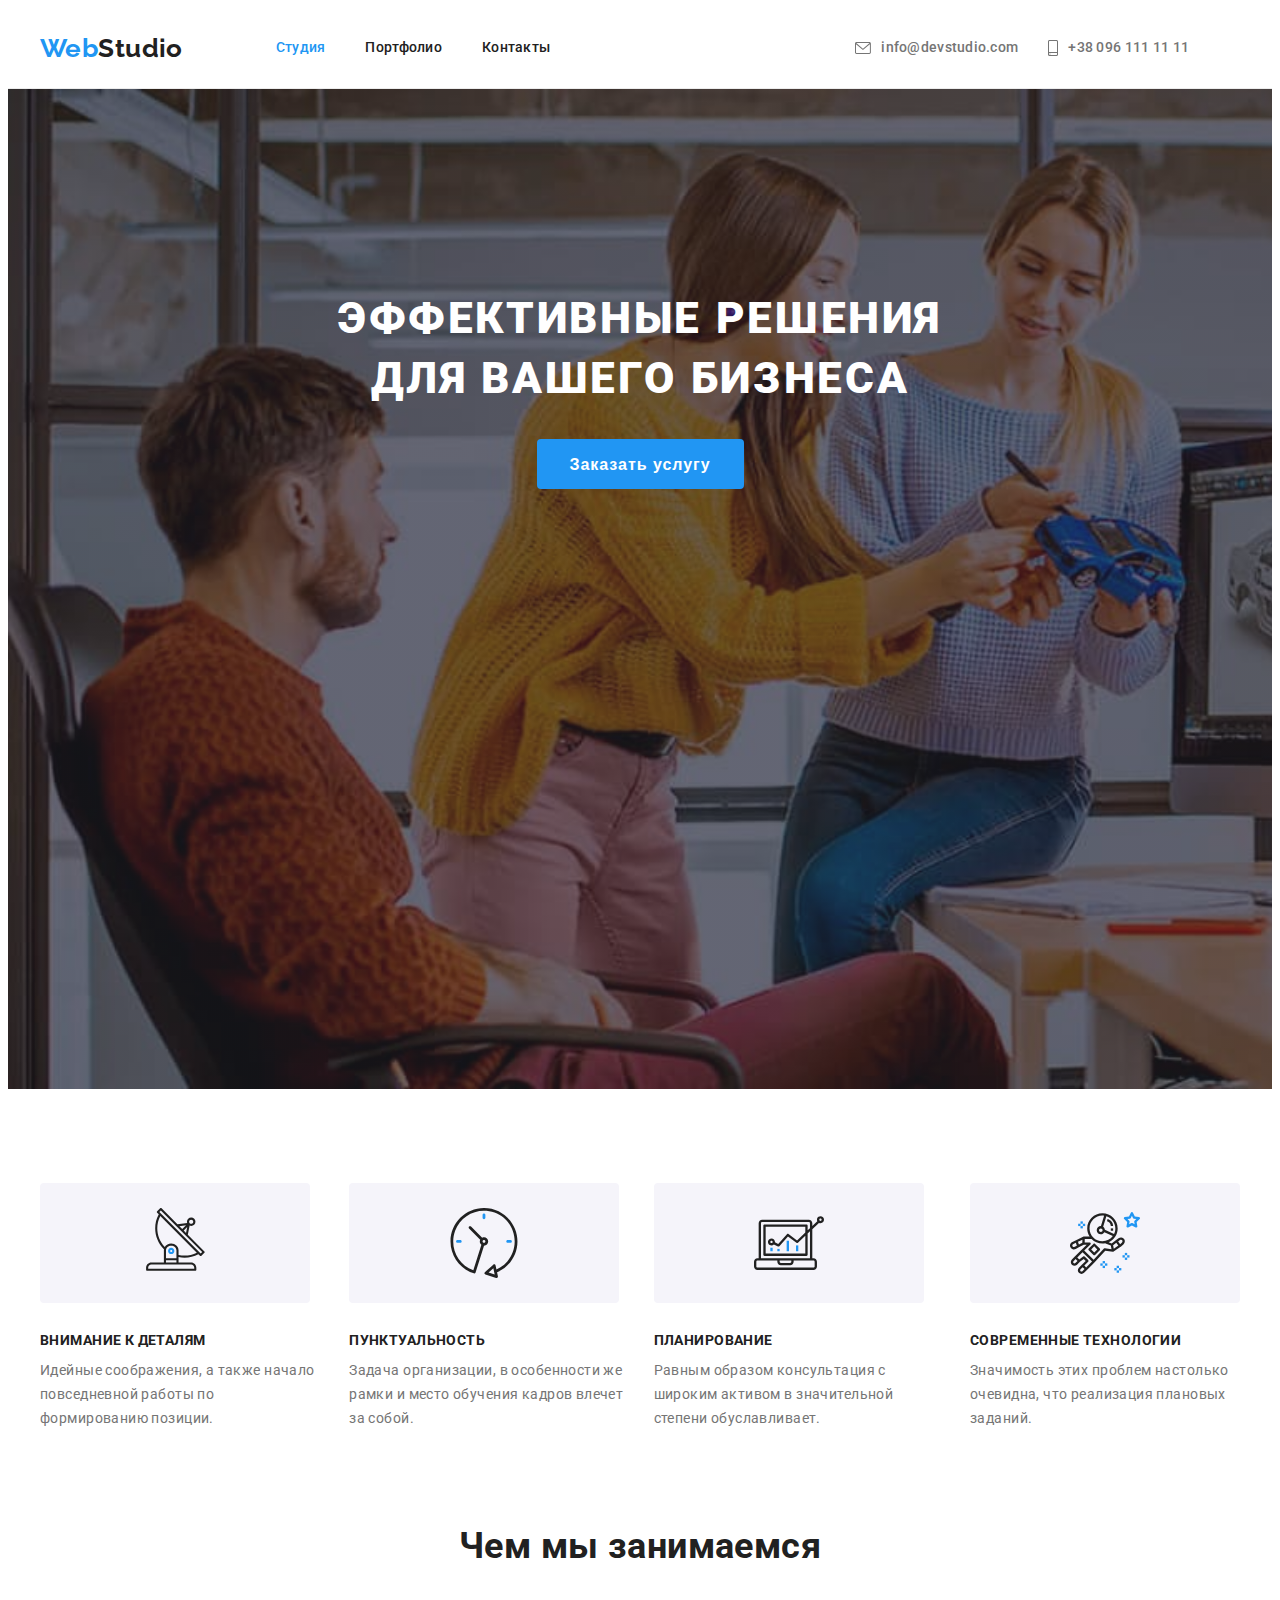
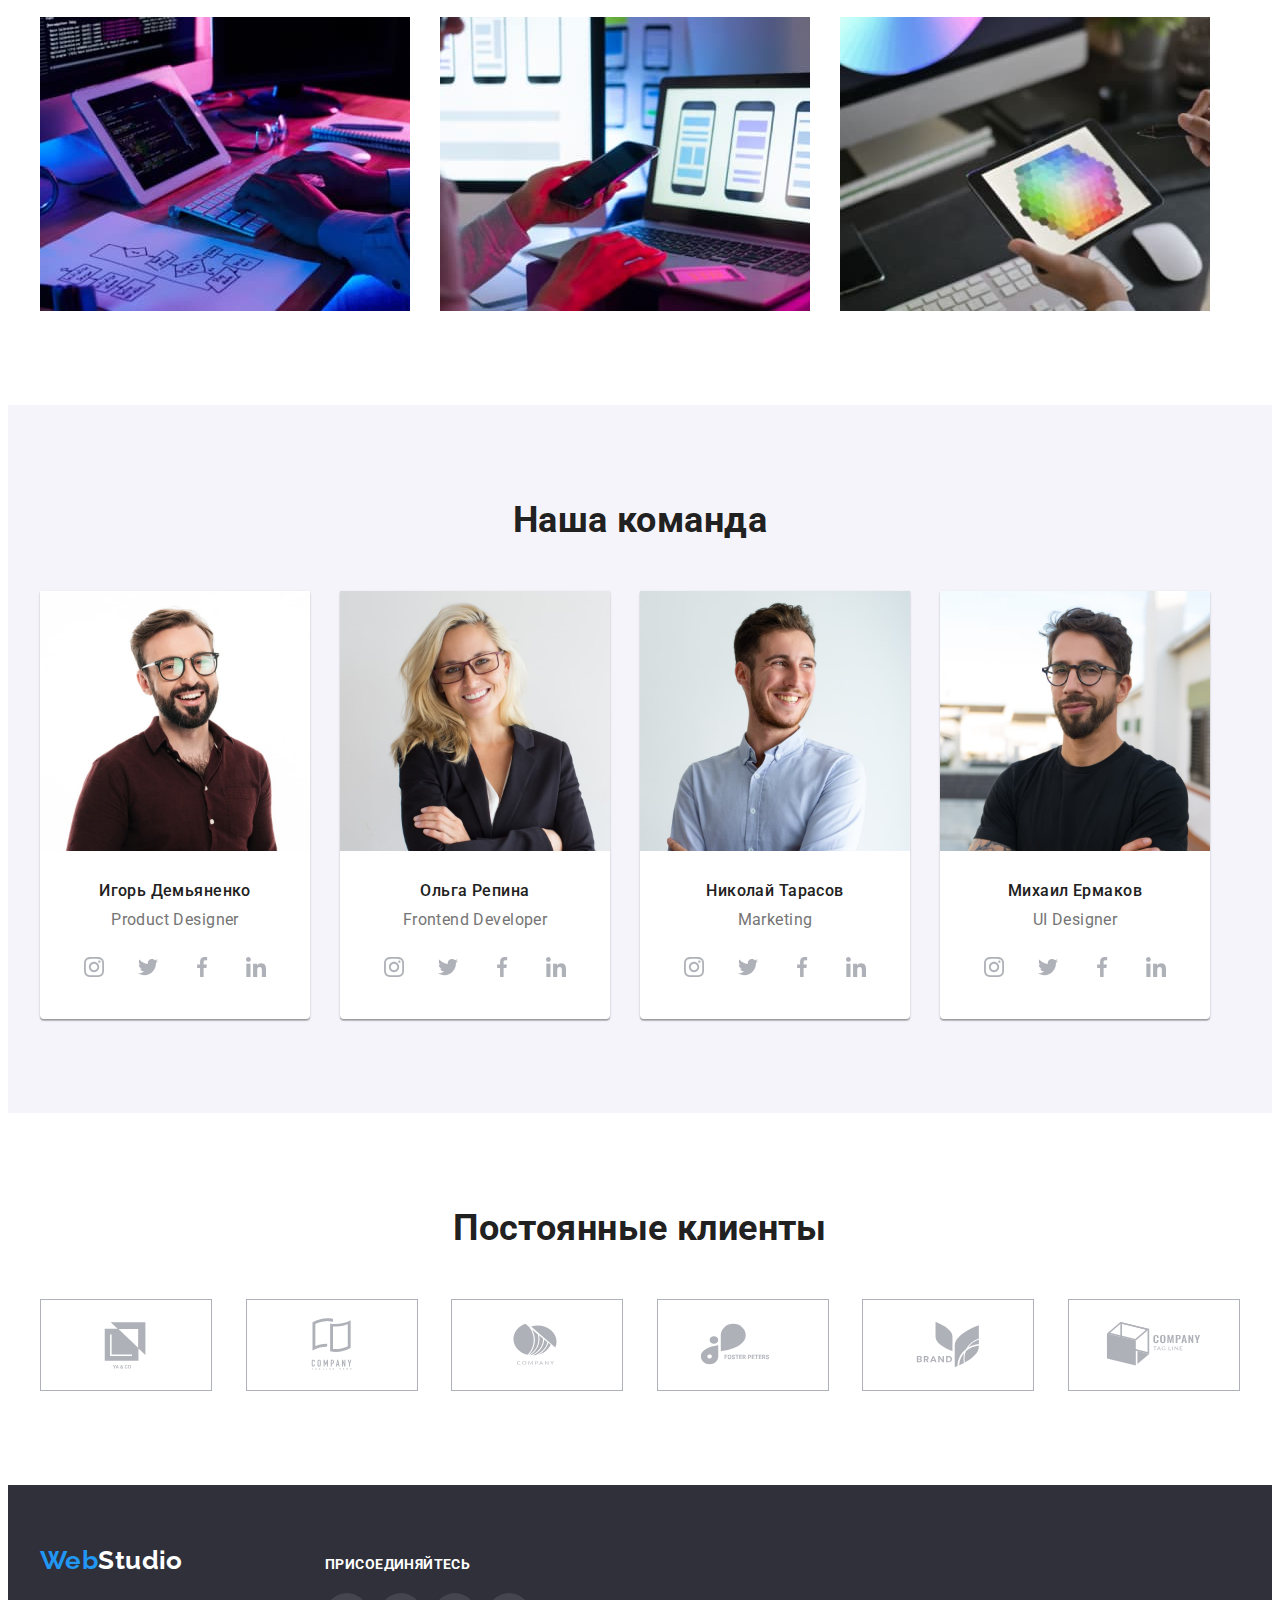
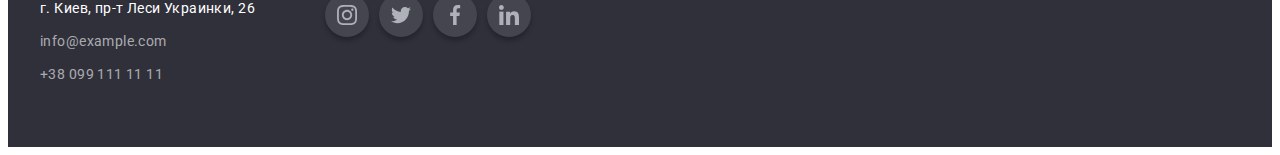
<file: index.html>
<!DOCTYPE html>
<html lang="ru">

<head>
    <meta charset="UTF-8">
    <meta http-equiv="X-UA-Compatible" content="IE=edge">
    <meta name="viewport" content="width=device-width, initial-scale=1.0">
    <title>Студия</title>
    <link rel="preconnect" href="https://fonts.gstatic.com">
    <link
        href="https://fonts.googleapis.com/css2?family=Raleway:wght@700&family=Roboto:wght@400;500;700;900&display=swap"
        rel="stylesheet">
    <link rel="stylesheet" href="https://cdnjs.cloudflare.com/ajax/libs/modern-normalize/1.0.0/modern-normalize.min.css" integrity="sha512-ISS7cAi1PEhQ8jnbJpJZMd29NlhNj4AWYyLOSp2CE/CsHxTCu+r+t0D2yoJudVrd0/8fTVPUVDzY5Tvli75u/g==" crossorigin="anonymous" />
    <link rel="stylesheet" href="./css/styles.css">
</head>

<body>
    <!--Заголовок-->
    <!--Верхняя линия-->
    <header class="header">
        <div class="container header-container">
        <nav class="navigation">
            <a class="logo-link link" href="./index.html">
                <span class="logo-first-link">Web</span>Studio 
            </a>

            <ul class="menu-list list" >
                <li class="menu-item">
                    <a class="menu-link current" href="index.html">Студия</a>
                </li>
                <li class="menu-item">
                    <a class="menu-link" href="portfolio.html">Портфолио</a>
                </li>
                <li class="menu-item">
                    <a class="menu-link" href="">Контакты</a>
                </li>
            </ul>
        </nav>
        
        
        <ul class="contact-list list">
            <li class="contact-item">
                <a class="link" href="mailto:info@devstudio.com">
                    <svg class="content-link-icon-m">
                        <use href="./images/sprite.svg#icon-envelope"></use>
                </svg>info@devstudio.com</a>
            </li>
            <li class="contact-item">
                <a class="link" href="tel:+380961111111">
                    <svg class="content-link-icon-t">
                    <use href="./images/sprite.svg#icon-smartphone"></use>
                </svg>+38 096 111 11 11</a>
            </li>
        </ul>
        </div>
    </header>
    <!--Навигация сайта-->
    <main>
        <!--Герой-->
        <section class="hero">
            <div class="container">
            <h1 class="main-title">Эффективные решения для вашего бизнеса</h1>
            <button class="modal-btn" type="button">Заказать услугу</button>
            </div>
        </section>
        

        <!--Особенности-->
        
        <section class="about">
            <div class="container">
            <h2 class="visually-hidden">Особенности</h2>
            <ul class="about-list list">
                <li class="about-item">
                    <div class="about-container">
                        <svg class="about-link-icon">
                            <use href="./images/sprite.svg#icon-antenna"></use>
                        </svg>
                    </div>
                    <h3 class="about-title">Внимание к деталям</h3>
                    <p class="about-description">
                        Идейные соображения, а также начало повседневной работы по формированию позиции.
                    </p>
                </li>
                <li class="about-item">
                <div class="about-container"> 
                        <svg class="about-link-icon">
                            <use href="./images/sprite.svg#icon-clock"></use>
                        </svg>
                    </div>
                    <h3 class="about-title">Пунктуальность</h3>
                    <p class="about-description">
                        Задача организации, в особенности же рамки и место обучения кадров влечет за собой.
                    </p>
                </li>
                <li class="about-item">
                    <div class="about-container">
                        <svg class="about-link-icon">
                            <use href="./images/sprite.svg#icon-diagram"></use>
                        </svg>
                    </div>
                    <h3 class="about-title">Планирование</h3>
                    <p class="about-description">
                        Равным образом консультация с широким активом в значительной степени обуславливает.
                    </p>
                </li>
                <li class="about-item">
                    <div class="about-container">
                        <svg class="about-link-icon">
                            <use href="./images/sprite.svg#icon-astronaut"></use>
                        </svg>
                    </div>
                    <h3 class="about-title">Современные технологии</h3>
                    <p class="about-description">
                        Значимость этих проблем настолько очевидна, что реализация плановых заданий.
                    </p>
                </li>
            </ul>
            </div>
        </section>
       
        <!--Деятельность-->
        <section class="work">
            <div class="container">
            <h2 class="work-title">Чем мы занимаемся</h2>
            <ul class="work-list list">
                <li class="item"><img class="item-img" src="./images/action1.jpg" alt="руки человека пишут код на квавиатури" width="370"
                        height="294"></li>
                <li class="item"><img class="item-img" src="./images/action2.jpg" alt="рука женщины держит телефон" width="370" height="294"></li>
                <li class="item"><img class="item-img" src="./images/action3.jpg" alt="женщина держит планшет и выбирает цвет на планшете" width="370"
                        height="294"></li>
            </ul>
        </div>
        </section>
        <!--Команда-->
        <section class="team">
            <div class="container">
            <h2 class="team-title">Наша команда</h2>
            <ul class="team-list list">
                <li class="team-item">
                    <img class="team-item-img" src="./images/employee1.jpg" alt="Фото Игорь Демьяненко" width="270" height="260">
                    <div class="team-card">
                    <h3 class="title">Игорь Демьяненко</h3>
                    <p class="team-text" lang="en">Product Designer</p>
                    <ul class="social-list list">
                        <li class="social-list-item">
                            <a href="" class="social-list-link">
                                <svg class="social-link-icon">
                                    <use href="./images/sprite.svg#icon-instagram"></use>
                                </svg>
                            </a>
                        </li>
                        <li class="social-list-item">
                            <a href="" class="social-list-link">
                                <svg class="social-link-icon">
                                    <use href="./images/sprite.svg#icon-twitter"></use>
                                </svg>
                            </a>
                        </li>
                        <li class="social-list-item">
                            <a href="" class="social-list-link">
                                <svg class="social-link-icon">
                                    <use href="./images/sprite.svg#icon-facebook"></use>
                                </svg>
                            </a>
                        </li>
                        <li class="social-list-item">
                            <a href="" class="social-list-link">
                                <svg class="social-link-icon">
                                    <use href="./images/sprite.svg#icon-linkedin"></use>
                                </svg>
                            </a>
                        </li>
                    </ul>
                    </div>
                </li>
                <li class="team-item">
                    <img class="team-item-img" src="./images/employee2.jpg" alt="Фото Ольга Репина" width="270" height="260">
                    <div class="team-card">
                    <h3 class="title">Ольга Репина</h3>
                    <p class="team-text" lang="en">Frontend Developer</p>
                    <ul class="social-list list">
                        <li class="social-list-item">
                            <a href="" class="social-list-link">
                                <svg class="social-link-icon">
                                    <use href="./images/sprite.svg#icon-instagram"></use>
                                </svg>
                            </a>
                        </li>
                        <li class="social-list-item">
                            <a href="" class="social-list-link">
                                <svg class="social-link-icon">
                                    <use href="./images/sprite.svg#icon-twitter"></use>
                                </svg>
                            </a>
                        </li>
                        <li class="social-list-item">
                            <a href="" class="social-list-link">
                                <svg class="social-link-icon">
                                    <use href="./images/sprite.svg#icon-facebook"></use>
                                </svg>
                            </a>
                        </li>
                        <li class="social-list-item">
                            <a href="" class="social-list-link">
                                <svg class="social-link-icon">
                                    <use href="./images/sprite.svg#icon-linkedin"></use>
                                </svg>
                            </a>
                        </li>
                    </ul>
                    </div>
                </li>
                <li class="team-item">
                    <img class="team-item-img" src="./images/employee3.jpg" alt="Фото Николай Тарасов" width="270" height="260">
                    <div class="team-card">
                    <h3 class="title">Николай Тарасов</h3>
                    <p  class="team-text" lang="en"> Marketing</p>
                    <ul class="social-list list">
                        <li class="social-list-item">
                            <a href="" class="social-list-link">
                                <svg class="social-link-icon">
                                    <use href="./images/sprite.svg#icon-instagram"></use>
                                </svg>
                            </a>
                        </li>
                        <li class="social-list-item">
                            <a href="" class="social-list-link">
                                <svg class="social-link-icon">
                                    <use href="./images/sprite.svg#icon-twitter"></use>
                                </svg>
                            </a>
                        </li>
                        <li class="social-list-item">
                            <a href="" class="social-list-link">
                                <svg class="social-link-icon">
                                    <use href="./images/sprite.svg#icon-facebook"></use>
                                </svg>
                            </a>
                        </li>
                        <li class="social-list-item">
                            <a href="" class="social-list-link">
                                <svg class="social-link-icon">
                                    <use href="./images/sprite.svg#icon-linkedin"></use>
                                </svg>
                            </a>
                        </li>
                    </ul>
                    </div>
                </li>
                <li class="team-item">
                    <img class="team-item-img" src="./images/employee4.jpg" alt="Фото Михаил Ермаков" width="270" height="260">
                    <div class="team-card">
                    <h3 class="title">Михаил Ермаков</h3>
                    <p class="team-text" lang="en"> UI Designer</p>
                    <ul class="social-list list">
                        <li class="social-list-item">
                            <a href="" class="social-list-link">
                                <svg class="social-link-icon">
                                    <use href="./images/sprite.svg#icon-instagram"></use>
                                </svg>
                            </a>
                        </li>
                        <li class="social-list-item">
                            <a href="" class="social-list-link">
                                <svg class="social-link-icon">
                                    <use href="./images/sprite.svg#icon-twitter"></use>
                                </svg>
                            </a>
                        </li>
                        <li class="social-list-item">
                            <a href="" class="social-list-link">
                                <svg class="social-link-icon">
                                    <use href="./images/sprite.svg#icon-facebook"></use>
                                </svg>
                            </a>
                        </li>
                        <li class="social-list-item">
                            <a href="" class="social-list-link">
                                <svg class="social-link-icon">
                                    <use href="./images/sprite.svg#icon-linkedin"></use>
                                </svg>
                            </a>
                        </li>
                    </ul>
                    </div>
                </li>
            </ul>
            </div>
        </section>
        <!--Клиенты-->
        <section class="clients">
            <div class="container">
                <h2 class="clients-title">Постоянные клиенты</h2>
                    <ul class="clients-list list">
                        <li class="clients-list-item">
                            <a href="" class="clients-list-link">
                                <svg class="clients-link-icon">
                                    <use href="./images/sprite.svg#icon-client1"></use>
                                </svg>
                            </a>
                        </li>
                        <li class="clients-list-item">
                            <a href="" class="clients-list-link">
                                <svg class="clients-link-icon">
                                    <use href="./images/sprite.svg#icon-client2"></use>
                                </svg>
                            </a>
                        </li>
                        <li class="clients-list-item">
                            <a href="" class="clients-list-link">
                                <svg class="clients-link-icon">
                                    <use href="./images/sprite.svg#icon-client3"></use>
                                </svg>
                            </a>
                        </li>
                        <li class="clients-list-item">
                            <a href="" class="clients-list-link">
                                <svg class="clients-link-icon">
                                    <use  href="./images/sprite.svg#icon-client4"></use>
                                </svg>
                            </a>
                        </li>
                        <li class="clients-list-item">
                            <a href="" class="clients-list-link">
                                <svg class="clients-link-icon">
                                    <use  href="./images/sprite.svg#icon-client5"></use>
                                </svg>
                            </a>
                        </li>
                        <li class="clients-list-item">
                            <a href="" class="clients-list-link">
                                <svg class="clients-link-icon">
                                    <use  href="./images/sprite.svg#icon-client6"></use>
                                </svg>
                            </a>
                        </li>
                    </ul>
            </div>
        </section>
    </main>

    <!--Подвал-->
    <footer class="footer">
    <div class="footer-container container">
        <div class="footer-container-adress">

        <a class="logo-link link" href="./index.html">
            <span class="logo-first-link">Web</span><span class="logo-secondary-link">Studio</span>
        </a>

        <address class="address">
                <p class="address-text">
                    <a class="map-link" href="https://goo.gl/maps/mj9vzz49X9CkKf8P8" target="_blank" rel="noopener noreferrer">г.
                        Киев, пр-т Леси Украинки, 26</a>
                </p>
                <ul class="list">
                    <li class="address-item">
                        <a class="mail-link link" href="mailto:info@example.com">info@example.com</a>
                    </li>
                    <li class="address-item">
                        <a class="tel-link link" href="tel:+380991111111">+38 099 111 11 11</a>
                    </li>
                </ul>
        </address>
    </div>
    <!--Присоединяйтесь-->
    <div class="join">
        <p class="join-text">присоединяйтесь</p>
            <ul class="join-list list">
                <li class="join-item">
                <a href="" class="join-link">
                    <svg class="join-link-icon">
                        <use href="./images/sprite.svg#icon-instagram"></use>
                    </svg>
                </a>
                </li>
                <li class="join-item">
                    <a href="" class="join-link">
                        <svg class="join-link-icon">
                            <use href="./images/sprite.svg#icon-twitter"></use>
                        </svg>
                    </a>
                </li>
                <li class="join-item">
                    <a href="" class="join-link">
                        <svg class="join-link-icon">
                            <use href="./images/sprite.svg#icon-facebook"></use>
                        </svg>
                    </a>
                </li>
                <li class="join-item">
                    <a href="" class="join-link">
                        <svg class="join-link-icon">
                            <use href="./images/sprite.svg#icon-linkedin"></use>
                        </svg>
                    </a>
                </li>
            </ul>
        
    </div>
    </div>
    </footer>

</body>

</html>
</file>
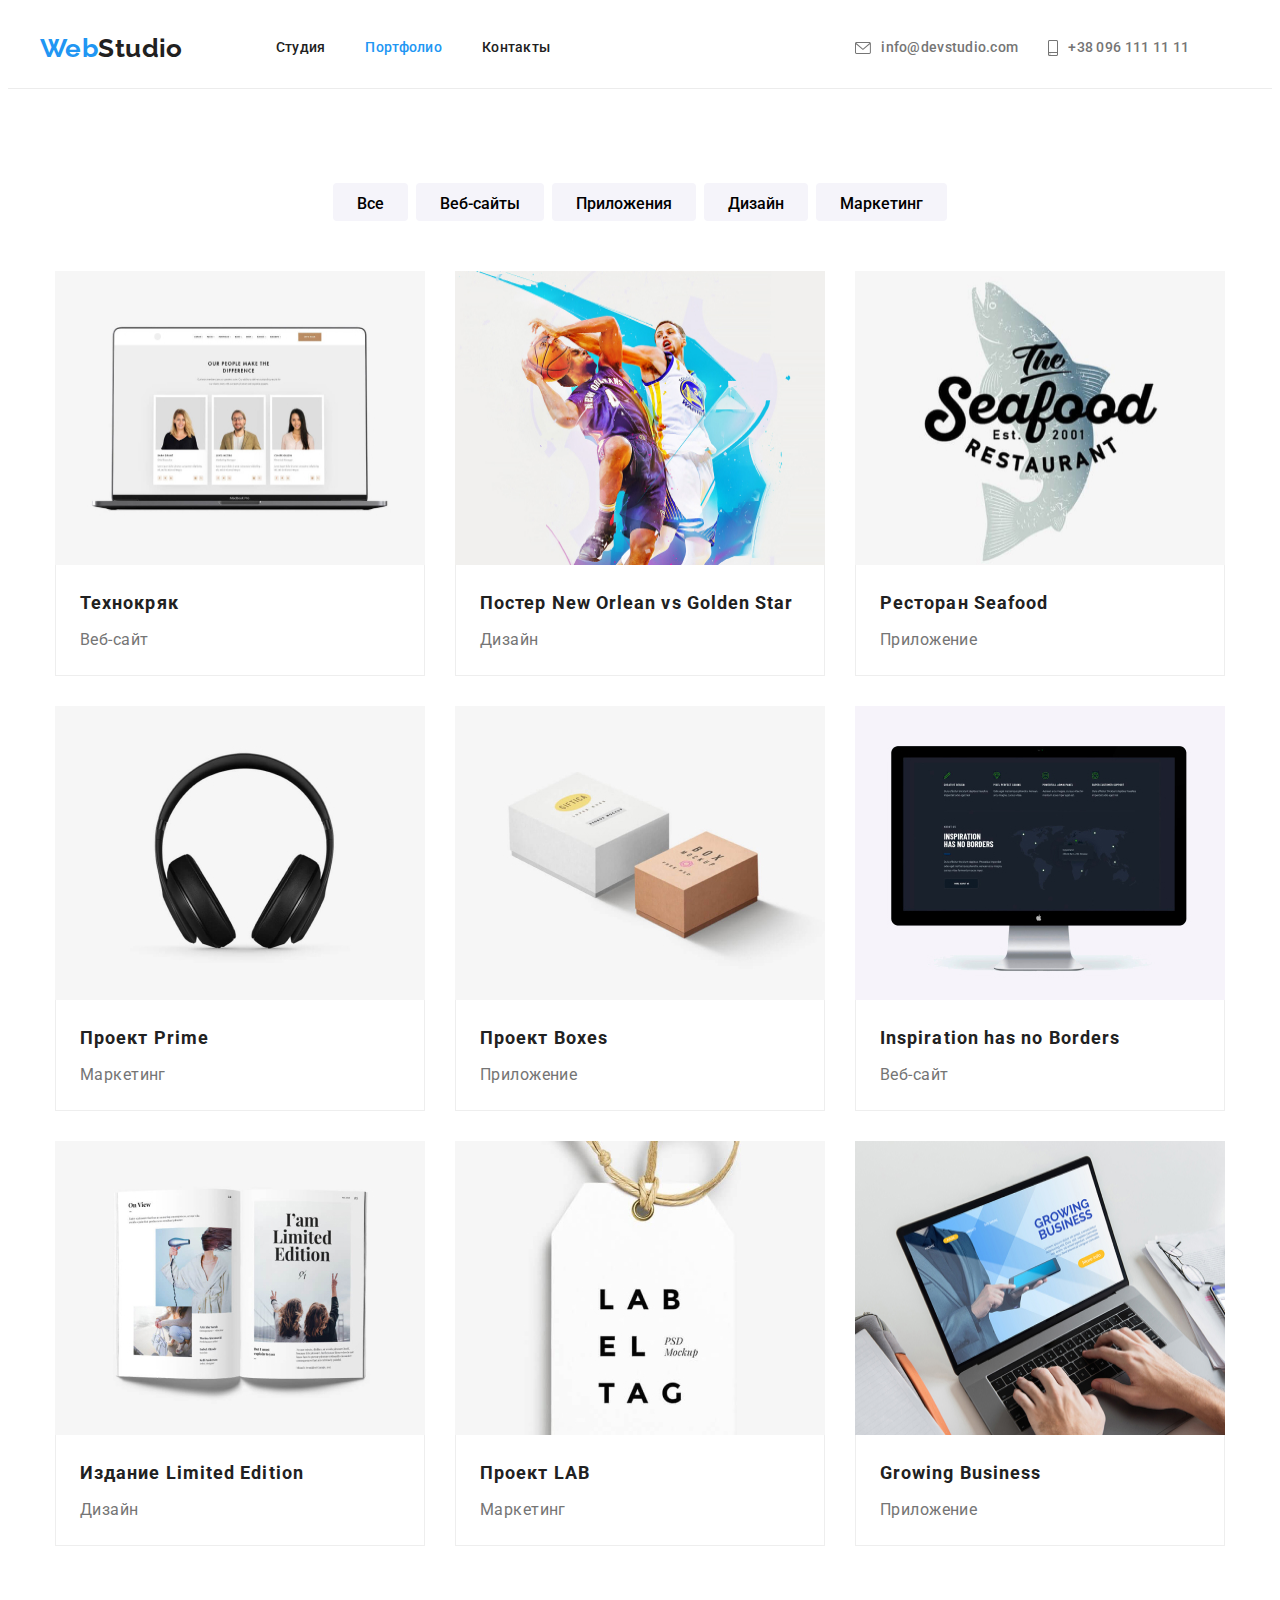
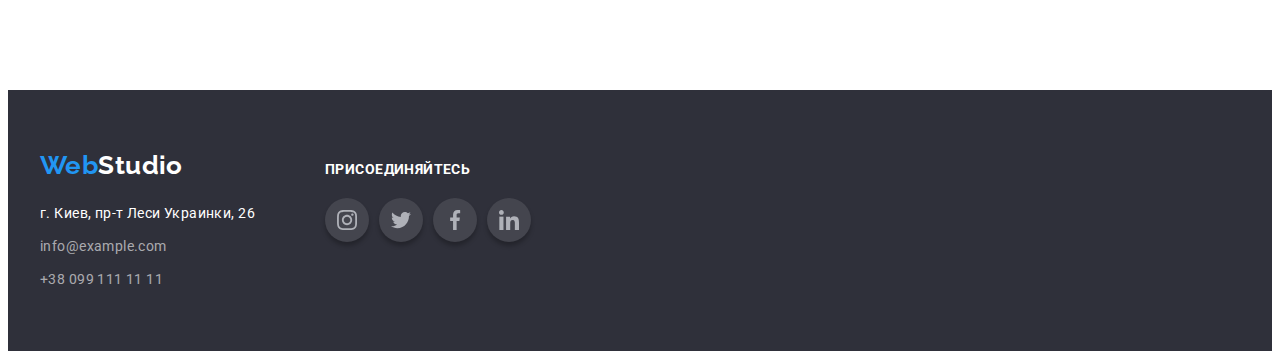
<file: portfolio.html>
<!DOCTYPE html>
<html lang="ru">
<head>
    <meta charset="UTF-8">
    <meta http-equiv="X-UA-Compatible" content="IE=edge">
    <meta name="viewport" content="width=device-width, initial-scale=1.0">
    <title>Портфолио</title>
    <link rel="preconnect" href="https://fonts.gstatic.com">
    <link href="https://fonts.googleapis.com/css2?family=Raleway:wght@700&family=Roboto:wght@400;500;700;900&display=swap"
        rel="stylesheet">
    <link rel="stylesheet" href="https://cdnjs.cloudflare.com/ajax/libs/modern-normalize/1.0.0/modern-normalize.min.css"
        integrity="sha512-ISS7cAi1PEhQ8jnbJpJZMd29NlhNj4AWYyLOSp2CE/CsHxTCu+r+t0D2yoJudVrd0/8fTVPUVDzY5Tvli75u/g=="
        crossorigin="anonymous" />
    <link rel="stylesheet" href="./css/styles.css">
</head>
<body>
    <!--Заголовок-->
    <!--Верхняя линия-->
    <header class="header">
        <div class="container header-container">
            <nav class="navigation">
                <a class="logo-link link" href="./index.html">
                    <span class="logo-first-link">Web</span>Studio
                </a>
    
                <ul class="menu-list list">
                    <li class="menu-item">
                        <a class="menu-link" href="index.html">Студия</a>
                    </li>
                    <li class="menu-item">
                        <a class="menu-link current" href="portfolio.html">Портфолио</a>
                    </li>
                    <li class="menu-item">
                        <a class="menu-link" href="">Контакты</a>
                    </li>
                </ul>
            </nav>
    
    
            <ul class="contact-list list">
                <li class="contact-item">
                    <a class="link" href="mailto:info@devstudio.com">
                        <svg class="content-link-icon-m">
                            <use href="./images/sprite.svg#icon-envelope"></use>
                        </svg>info@devstudio.com</a>
                </li>
                <li class="contact-item">
                    <a class="link" href="tel:+380961111111">
                        <svg class="content-link-icon-t">
                            <use href="./images/sprite.svg#icon-smartphone"></use>
                        </svg>+38 096 111 11 11</a>
                </li>
            </ul>
        </div>
    </header>

    <!-- Навигация Портфолио-->
    <main>
        
        <section class="filter">
            <div class="container">
            <!--скрыть заголовок-->
            <h1 class="visually-hidden">Портфолио</h1>
            <ul class="list">
                <li class="filter-item">
                    <button class="filter-btn" type="button">Все</button>
                </li>
                <li class="filter-item">
                    <button class="filter-btn" type="button">Веб-сайты</button>
                </li>
                <li class="filter-item">
                    <button class="filter-btn" type="button">Приложения</button>
                </li>
                <li class="filter-item">
                    <button class="filter-btn" type="button">Дизайн</button>
                </li>
                <li class="filter-item">
                    <button class="filter-btn" type="button">Маркетинг</button>
                </li>
             </ul>
            <h2 class="visually-hidden">Проекти</h2>
            <ul class="project-list list">
                <li class="project-item">
                    <a  href="" class="project-card-link link">
                    <img src="./images/portfolio/project1.jpg" alt="Фото людей, которые делают разное в компании" width="370" height="294">
                    <div class="project-card">
                    <h3 class="project-title">Технокряк</h3>
                    <p class="project-text">Веб-сайт</p>
                    </div>
                    </a>
                </li>
                <li class="project-item">
                    <a href=""class="project-card-link link">
                    <img src="./images/portfolio/project2.jpg" alt="Баскетболист одной команды пытается забрать мяч у другого" width="370" height="294">
                    <div class="project-card">
                    <h3 class="project-title">Постер New Orlean vs Golden Star</h3>
                    <p class="project-text">Дизайн</p>
                    </div>
                    </a>
                </li>
                <li class="project-item">
                    <a href="" class="project-card-link link">
                    <img src="./images/portfolio/project3.jpg" alt="Логотип ресторана риба" width="370" height="294">
                    <div class="project-card">
                    <h3 class="project-title">Ресторан Seafood</h3>
                    <p class="project-text">Приложение</p>
                    </div>
                    </a>
                </li>
                <li class="project-item">
                    <a href="" class="project-card-link link">
                    <img src="./images/portfolio/project4.jpg" alt="Наушники" width="370" height="294">
                    <div class="project-card">
                    <h3 class="project-title">Проект Prime</h3>
                    <p class="project-text">Маркетинг</p>
                    </div>
                    </a>
                </li>
                <li class="project-item">
                    <a href="" class="project-card-link link">
                    <img src="./images/portfolio/project5.jpg" alt="Две коробки" width="370" height="294">
                    <div class="project-card">
                    <h3 class="project-title">Проект Boxes</h3>
                    <p class="project-text">Приложение</p>
                    </div>
                    </a>
                </li>
                <li class="project-item">
                    <a href="" class="project-card-link link">
                    <img src="./images/portfolio/project6.jpg" alt="Монитор компьютера" width="370" height="294">
                    <div class="project-card">
                    <h3 class="project-title">Inspiration has no Borders</h3>
                    <p class="project-text">Веб-сайт</p>
                    </div>
                    </a>
                </li>
                <li class="project-item">
                    <a href="" class="project-card-link link">
                    <img src="./images/portfolio/project7.jpg" alt="Открытый журнал" width="370" height="294">
                    <div class="project-card">
                    <h3 class="project-title">Издание Limited Edition</h3>
                    <p class="project-text">Дизайн</p>
                    </div>
                    </a>
                </li>
                <li class="project-item">
                    <a href="" class="project-card-link link">
                    <img src="./images/portfolio/project8.jpg" alt="Этикетка одежди" width="370" height="294">
                    <div class="project-card">
                    <h3 class="project-title">Проект LAB</h3>
                    <p class="project-text">Маркетинг</p>
                    </div>
                    </a>
                </li>
                <li class="project-item">
                    <a href="" class="project-card-link link">
                    <img src="./images/portfolio/project9.jpg" alt="Мужчина работает на ноутбуке" width="370" height="294">
                    <div class="project-card">
                    <h3 class="project-title">Growing Business</h3>
                    <p class="project-text">Приложение</p>
                    </div>
                    </a>
                </li>
            </ul>
            </div>
        </section>    
    </main>

<!--Подвал-->
<!--Подвал-->
<footer class="footer">
    <div class="footer-container container">
        <div class="footer-container-adress">

            <a class="logo-link link" href="./index.html">
                <span class="logo-first-link">Web</span><span class="logo-secondary-link">Studio</span>
            </a>

            <address class="address">
                <p class="address-text">
                    <a class="map-link" href="https://goo.gl/maps/mj9vzz49X9CkKf8P8" target="_blank"
                        rel="noopener noreferrer">г.
                        Киев, пр-т Леси Украинки, 26</a>
                </p>
                <ul class="list">
                    <li class="address-item">
                        <a class="mail-link link" href="mailto:info@example.com">info@example.com</a>
                    </li>
                    <li class="address-item">
                        <a class="tel-link link" href="tel:+380991111111">+38 099 111 11 11</a>
                    </li>
                </ul>
            </address>
        </div>
        <!--Присоединяйтесь-->
        <div class="join">
            <p class="join-text">присоединяйтесь</p>
            <ul class="join-list list">
                <li class="join-item">
                    <a href="" class="join-link">
                        <svg class="join-link-icon">
                            <use href="./images/sprite.svg#icon-instagram"></use>
                        </svg>
                    </a>
                </li>
                <li class="join-item">
                    <a href="" class="join-link">
                        <svg class="join-link-icon">
                            <use href="./images/sprite.svg#icon-twitter"></use>
                        </svg>
                    </a>
                </li>
                <li class="join-item">
                    <a href="" class="join-link">
                        <svg class="join-link-icon">
                            <use href="./images/sprite.svg#icon-facebook"></use>
                        </svg>
                    </a>
                </li>
                <li class="join-item">
                    <a href="" class="join-link">
                        <svg class="join-link-icon">
                            <use href="./images/sprite.svg#icon-linkedin"></use>
                        </svg>
                    </a>
                </li>
            </ul>

        </div>
    </div>
</footer>

</body>
</html>
</file>
<file: css/styles.css>
:root {
  --main-font: 'Roboto', sans-serif;
  --secondary-font: 'Raleway', sans-serif;
  --background-color: #f5f4fa;
  --main-color: #212121;
  --secondary-text-color: #757575;
  --accent-color: #2196f3;
  --btn-main-color: #188ce8;
  --primary-white: #ffffff;
  --accent-white: rgba(255, 255, 255, 0.6);
  --background-footer-hero: #2f303a;
  --logo-secondary-color: ##000000;
  --background-project-color: #eeeeee;
  --main-logo-color: #afb1b8;
}
h1,
h2,
h3,
h4,
h5,
h6,
p {
  margin-top: 0;
  margin-bottom: 0;
}

ul,
ol {
  margin-top: 0;
  margin-bottom: 0;
  padding-left: 0;
}

img {
  display: block;
}

.list {
  list-style: none;
}
.link {
  text-decoration: none;
}

body {
  color: var(--main-color);
  font-family: var(--main-font);
  font-weight: 400;
  font-size: 14px;
  line-height: 1.71;
  letter-spacing: 0.03em;
}

/* ============= COMPONENTS ============= */
.container {
  width: 1200px;
  padding-left: 15px;
  padding-right: 15px;
  margin: 0 auto;
}
/*========== END COMPONENTS ============= */

/*========== Header ========== */
.header {
  background-color: var(--primary-white);
  border-bottom: 1px solid #ececec;
}
.header-container {
  display: flex;
  align-items: center;
}

.navigation {
  display: flex;
  align-items: center;
}
.menu-list {
  display: flex;
  align-items: center;
  margin-left: 93px;
}

.menu-list .menu-item:not(:last-child) {
  margin-right: 40px;
}
.menu-list .menu-link {
  display: block;
  padding-top: 32px;
  padding-bottom: 32px;
}

.logo-link {
  font-family: var(--secondary-font);
  font-style: normal;
  font-weight: 700;
  font-size: 26px;
  line-height: 1.19;
  color: var(--logo-secondary-color);
  text-decoration: none;
}

.logo-first-link {
  color: var(--accent-color);
}

.menu-link {
  font-weight: 500;
  font-size: 14px;
  line-height: 1.14;
  letter-spacing: 0.02em;
  text-decoration: none;
  color: var(--main-color);
}
.menu-link:hover,
.menu-link:focus {
  color: var(--accent-color);
}
.menu-link.current {
  color: var(--accent-color);
}
.contact-list {
  display: flex;
  margin-left: 305px;
}
.contact-list .link {
  display: block;
  padding-top: 32px;
  padding-bottom: 32px;
}

.contact-list .contact-item:not(:last-child) {
  margin-right: 30px;
}
.contact-item .link,
.contact-item .link {
  display: flex;
  align-items: center;
  font-weight: 500;
  font-size: 14px;
  line-height: 1.14;
  letter-spacing: 0.02em;
  text-decoration: none;
  color: var(--secondary-text-color);
}

.link:hover,
.link:focus {
  color: var(--accent-color);
  outline: none;
}
.content-link-icon-m {
  width: 16px;
  height: 12px;
  margin-right: 10px;
  fill: currentColor;
}
.content-link-icon-t {
  width: 10px;
  height: 16px;
  margin-right: 10px;
  fill: currentColor;
}

/*========== End Header ========== */

/*========== Hero ========== */
.hero {
  max-width: 1600px;
  height: 600px;
  margin-left: auto;
  margin-right: auto;
  background-color: var(--background-footer-hero);
  text-align: center;
  padding-top: 200px;
  padding-bottom: 200px;
  background-image: linear-gradient(
      rgba(47, 48, 58, 0.4),
      rgba(47, 48, 58, 0.4)
    ),
    url('../images/heroimg.jpg');
  background-size: cover;
}
.main-title {
  margin: 0 auto 30px;
  width: 696px;
  font-weight: 900;
  font-size: 44px;
  line-height: 1.36;
  letter-spacing: 0.06em;
  text-transform: uppercase;
  color: var(--primary-white);
}
.modal-btn {
  padding: 10px 32px;
  border: 1px solid transparent;
  border-radius: 4px;
  margin-left: auto;
  margin-right: auto;
  min-width: 200px;
  height: 50px;
  font-weight: 700;
  font-size: 16px;
  line-height: 1.87;
  display: block;
  align-items: center;
  letter-spacing: 0.06em;
  color: var(--primary-white);
  background-color: var(--accent-color);
}
.modal-btn:hover,
.modal-btn:focus {
  color: var(--primary-white);
  background-color: var(--btn-main-color);
  outline: none;
}

/*========== End Hero ========== */
/*========== About ========== */
.about {
  padding-top: 94px;
  padding-bottom: 47px;
}
.visually-hidden {
  position: absolute;
  width: 1px;
  height: 1px;
  margin: -1px;
  border: 0;
  padding: 0;

  white-space: nowrap;
  clip-path: inset(100%);
  clip: rect(0 0 0 0);
  overflow: hidden;
}

.about-list {
  display: flex;
  padding-bottom: 0;
  margin-top: -30px;
  margin-left: -30px;
}

.about-item {
  width: calc((100%-120px) / 4);
  margin-top: 30px;
  margin-left: 30px;
}

.about-title {
  margin-bottom: 10px;
  font-weight: 700;
  font-size: 14px;
  line-height: 1.14;
  letter-spacing: 0.03em;
  text-transform: uppercase;
}
.about-description {
  font-size: 14px;
  color: var(--secondary-text-color);
}
.about-container {
  display: flex;
  justify-content: center;
  align-items: center;
  width: 270px;
  height: 120px;
  background-color: var(--background-color);
  border-radius: 4px;
  margin-bottom: 30px;
}
.about-link-icon {
  width: 70px;
  height: 70px;
}

/*========== End about ========== */

/*========== Work ========== */
.work {
  padding-top: 47px;
  padding-bottom: 94px;
}
.work-list {
  display: flex;
  flex-wrap: wrap;
  margin-left: -30px;
  margin-top: -30px;
}
.work-title {
  margin-bottom: 50px;
  font-weight: 700;
  font-size: 36px;
  line-height: 1.17;
  text-align: center;
}
.work-list .item {
  margin-left: 30px;
  margin-top: 30px;
}

/*========== End Work ========== */

/*========== Team ========== */
.team {
  color: var(--main-color);
  background-color: var(--background-color);
  padding-top: 94px;
  padding-bottom: 94px;
  text-align: center;
}
.team-list {
  display: flex;
  flex-wrap: wrap;
  margin-left: -30px;
  margin-top: -30px;
}

.team-title {
  margin-bottom: 50px;
  font-weight: 700;
  font-size: 36px;
  line-height: 1.17;
}
.team-card {
  padding: 30px 32px;
}
.team-item .title {
  margin-bottom: 10px;
  font-weight: 500;
  font-size: 16px;
  line-height: 1.19;
}
.team-text {
  font-size: 16px;
  line-height: 1.19;
  color: var(--secondary-text-color);
  margin-bottom: 16px;
}
.team-item {
  margin-left: 30px;
  margin-top: 30px;
  border-radius: 0px 0px 4px 4px;
  background: #ffffff;
  box-shadow: 0px 1px 3px rgba(0, 0, 0, 0.12), 0px 1px 1px rgba(0, 0, 0, 0.14),
    0px 2px 1px rgba(0, 0, 0, 0.2);
}
.social-list {
  display: flex;
  justify-content: space-between;
}
.social-list-link {
  display: flex;
  justify-content: center;
  align-items: center;
  width: 44px;
  height: 44px;
  background: transparent;
  border-radius: 50%;
}
.social-link-icon {
  width: 20px;
  height: 20px;
  fill: var(--main-logo-color);
}
.social-list-link:hover,
.social-list-link:focus {
  background-color: var(--accent-color);
  outline: none;
}
.social-list-link:hover .social-link-icon,
.social-list-link:focus .social-link-icon {
  fill: var(--primary-white);
}
/*========== End team========== */
/*========== Clients========== */
.clients {
  background-color: var(--primary-white);
  padding-top: 94px;
  padding-bottom: 94px;
}
.clients-title {
  font-weight: 700;
  font-size: 36px;
  line-height: 1.17;
  text-align: center;
  margin-bottom: 50px;
}
.clients-list {
  display: flex;
  justify-content: space-between;
}
.clients-list-link {
  display: flex;
  justify-content: center;
  align-items: center;
  width: 170px;
  height: 90px;
  background: transparent;
  border: 1px solid var(--main-logo-color);
}
.clients-link-icon {
  width: 106px;
  height: 60px;
  fill: var(--main-logo-color);
}
.clients-list-link:hover,
.clients-list-link:focus {
  background: transparent;
  border: 1px solid var(--accent-color);
  outline: none;
}
.clients-list-link:hover .clients-link-icon,
.clients-list-link:focus .clients-link-icon {
  fill: var(--accent-color);
}

/*========== End clients========== */
/*========== Footer========== */
.footer {
  display: flex;
  background-color: var(--background-footer-hero);
  padding-top: 60px;
  padding-bottom: 60px;
}
.footer-container {
  display: flex;
  align-items: baseline;
}
.footer-container-adress {
  align-items: center;
}
.logo-secondary-link {
  color: var(--primary-white);
}
.address {
  margin-top: 20px;
  display: block;
}
.address-text {
  margin-bottom: 9px;
}
.address-item:not(:last-child) {
  margin-bottom: 9px;
}
.map-link {
  font-style: normal;
  font-size: 14px;
  text-decoration: none;
  color: var(--primary-white);
}
.mail-link,
.tel-link {
  font-style: normal;
  font-size: 14px;
  color: var(--accent-white);
  text-decoration: none;
}
.map-link:hover,
.map-link:focus {
  outline: none;
  color: var(--accent-color);
}
.mail-link:hover,
.mail-link:focus {
  color: var(--accent-color);
  outline: none;
}
.tel-link:hover,
.tel-link:focus {
  color: var(--accent-color);
  outline: none;
}
.join-list {
  display: flex;
  align-items: center;
  justify-content: center;
}
.join-item:not(:last-child) {
  margin-right: 10px;
}
.join {
  margin-left: 70px;
}
.join-text {
  margin-bottom: 20px;
  font-weight: 700;
  line-height: 1.14;
  text-transform: uppercase;
  color: var(--primary-white);
}
.join-link {
  display: flex;
  justify-content: center;
  align-items: center;
  width: 44px;
  height: 44px;
  border-radius: 50%;
  background-color: rgba(255, 255, 255, 0.1);
  color: var(--main-logo-color);
  box-shadow: 0px 4px 4px rgba(0, 0, 0, 0.25);
}
.join-link-icon {
  width: 20px;
  height: 20px;
  fill: currentColor;
}
.join-link:hover,
.join-link:focus {
  background-color: var(--accent-color);
  outline: none;
}
.join-link:hover .join-link-icon,
.join-link:focus .join-link-icon {
  fill: var(--primary-white);
}

/*========== End footer========== */

/*========== Portfolio========== */

/*==========Filter==========*/
.filter {
  padding-top: 94px;
  padding-bottom: 94px;
}
.filter .list {
  display: flex;
  justify-content: center;
  margin-bottom: 50px;
}

.filter-btn {
  height: 38px;
  padding: 6px 22px;
  border-radius: 4px;
  border-color: transparent;
  font-family: inherit;
  font-weight: 500;
  font-size: 16px;
  line-height: 1.62;
  display: flex;
  text-align: center;
  background-color: var(--background-color);
  cursor: pointer;
}
.filter-btn:hover,
.filter-btn:focus {
  outline: none;
  color: var(--primary-white);
  background-color: var(--accent-color);
  box-shadow: 1px 4px 6px rgba(0, 0, 0, 0.16), 0px 4px 4px rgba(0, 0, 0, 0.06);
}
.filter-item:not(:last-child) {
  margin-right: 8px;
}
/*==========End filter==========*/
/*==========Project==========*/
.project-list {
  display: flex;
  flex-wrap: wrap;
  margin-left: -30px;
  margin-top: -30px;
}
.project-item {
  margin-left: 30px;
  margin-top: 30px;
  background-color: var(--background-project-color);
}
.project-card-link {
  display: block;
  padding-top: 0;
}
.project-card-link:hover,
.project-card-link:focus {
  outline: none;
  box-shadow: 1px 4px 6px rgba(0, 0, 0, 0.16), 0px 4px 4px rgba(0, 0, 0, 0.16),
    0px 1px 1px rgba(0, 0, 0, 0.12);
}

.project-card {
  padding: 20px 24px;
  background: var(--primary-white);
  border: 1px solid var(--background-project-color);
  border-top: 0;
}
.project-title {
  margin-bottom: 4px;
  font-weight: 700;
  font-size: 18px;
  line-height: 2;
  letter-spacing: 0.06em;
  color: var(--main-color);
}
.project-text {
  font-weight: 400;
  font-size: 16px;
  line-height: 1.87;
  color: var(--secondary-text-color);
}
/*==========End Project==========*/
/*========== End portfolio========== */
</file>
